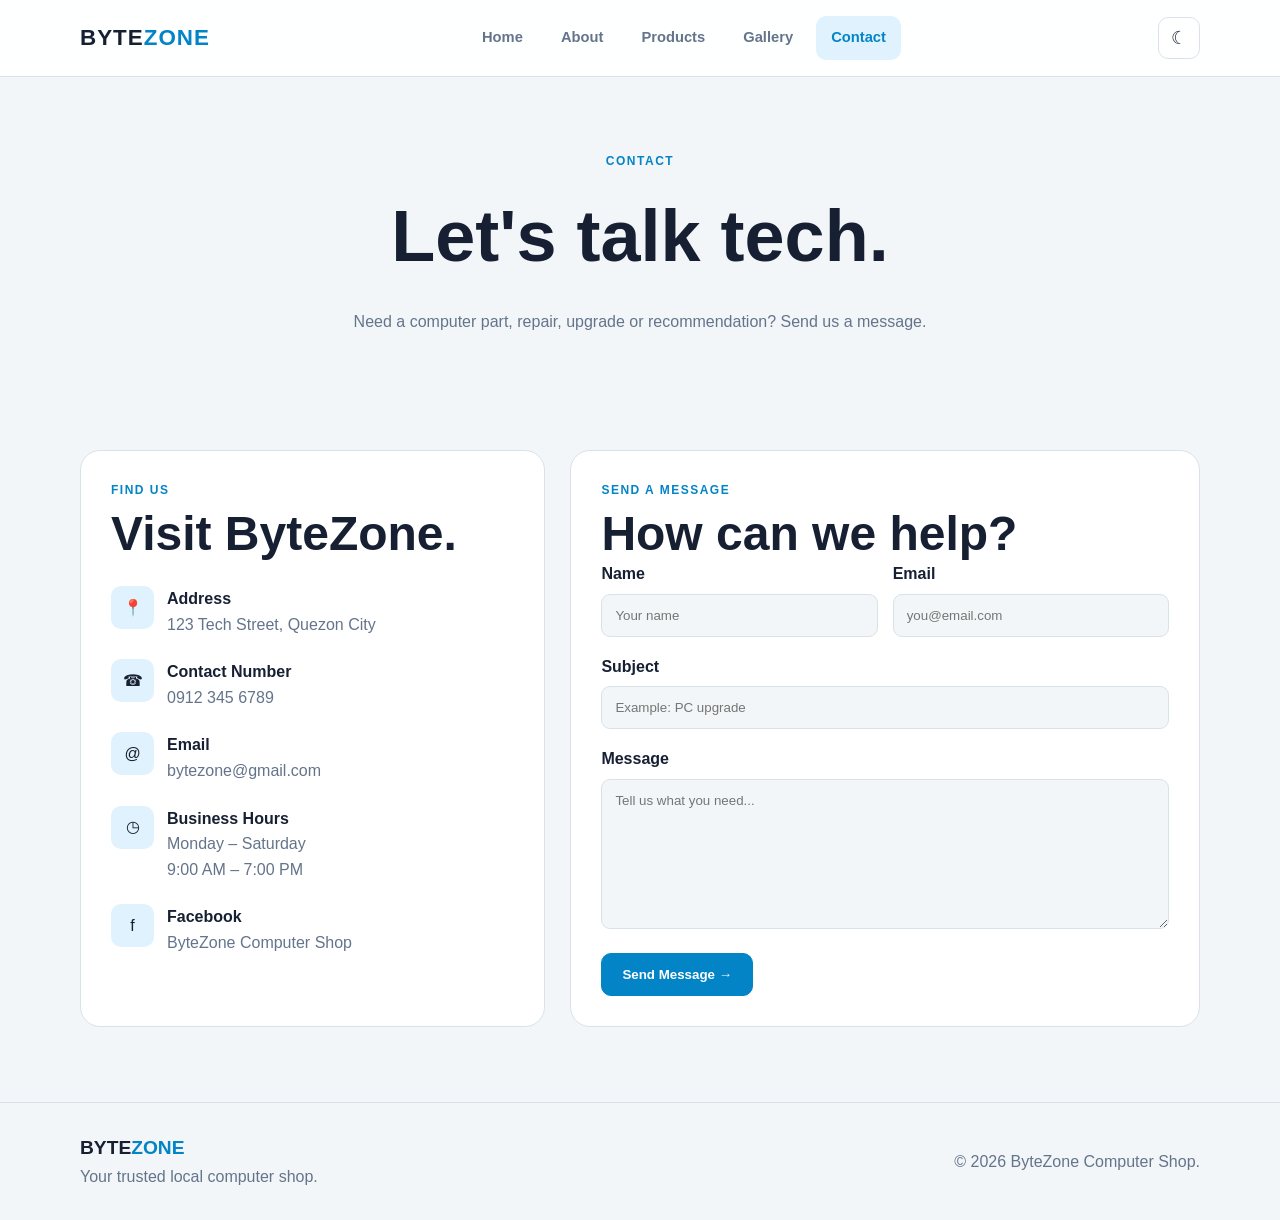
<file: contact.html>
<!DOCTYPE html>
<html lang="en">

<head>

    <meta charset="UTF-8">

    <meta name="viewport"
          content="width=device-width, initial-scale=1.0">

    <title>ByteZone | Contact</title>

    <link rel="stylesheet" href="style.css">

</head>

<body>


<nav class="navbar">

    <div class="container nav-container">

        <a href="index.html" class="logo">
            BYTE<span>ZONE</span>
        </a>

        <div class="nav-links">

            <a href="index.html">
                Home
            </a>

            <a href="about.html">
                About
            </a>

            <a href="products.html">
                Products
            </a>

            <a href="gallery.html">
                Gallery
            </a>

            <a href="contact.html" class="active">
                Contact
            </a>

        </div>

        <div class="nav-buttons">

            <button id="themeBtn">
                ☾
            </button>

            <button class="menu-btn">
                ☰
            </button>

        </div>

    </div>

</nav>


<section class="page-header">

    <div class="container">

        <p class="eyebrow">
            CONTACT
        </p>

        <h1>
            Let's talk tech.
        </h1>

        <p>
            Need a computer part, repair,
            upgrade or recommendation?
            Send us a message.
        </p>

    </div>

</section>


<section class="section">

    <div class="container contact-grid">


        <!-- CONTACT INFORMATION -->

        <div class="info-box">

            <p class="eyebrow">
                FIND US
            </p>

            <h2>
                Visit ByteZone.
            </h2>


            <div class="info-list">


                <div class="info-item">

                    <div class="info-icon">
                        📍
                    </div>

                    <div>

                        <strong>
                            Address
                        </strong>

                        <p>
                            123 Tech Street,
                            Quezon City
                        </p>

                    </div>

                </div>


                <div class="info-item">

                    <div class="info-icon">
                        ☎
                    </div>

                    <div>

                        <strong>
                            Contact Number
                        </strong>

                        <p>
                            0912 345 6789
                        </p>

                    </div>

                </div>


                <div class="info-item">

                    <div class="info-icon">
                        @
                    </div>

                    <div>

                        <strong>
                            Email
                        </strong>

                        <p>
                            bytezone@gmail.com
                        </p>

                    </div>

                </div>


                <div class="info-item">

                    <div class="info-icon">
                        ◷
                    </div>

                    <div>

                        <strong>
                            Business Hours
                        </strong>

                        <p>
                            Monday – Saturday
                            <br>
                            9:00 AM – 7:00 PM
                        </p>

                    </div>

                </div>


                <div class="info-item">

                    <div class="info-icon">
                        f
                    </div>

                    <div>

                        <strong>
                            Facebook
                        </strong>

                        <p>
                            ByteZone Computer Shop
                        </p>

                    </div>

                </div>

            </div>

        </div>


        <!-- CONTACT FORM -->

        <div class="form-box">

            <p class="eyebrow">
                SEND A MESSAGE
            </p>

            <h2>
                How can we help?
            </h2>


            <form class="contact-form">

                <div class="form-row">

                    <div class="field">

                        <label>
                            Name
                        </label>

                        <input
                            type="text"
                            placeholder="Your name"
                            required
                        >

                    </div>


                    <div class="field">

                        <label>
                            Email
                        </label>

                        <input
                            type="email"
                            placeholder="you@email.com"
                            required
                        >

                    </div>

                </div>


                <div class="field">

                    <label>
                        Subject
                    </label>

                    <input
                        type="text"
                        placeholder="Example: PC upgrade"
                        required
                    >

                </div>


                <div class="field">

                    <label>
                        Message
                    </label>

                    <textarea
                        placeholder="Tell us what you need..."
                        required
                    ></textarea>

                </div>


                <button
                    type="submit"
                    class="btn btn-primary">

                    Send Message →

                </button>

            </form>

        </div>

    </div>

</section>


<footer>

    <div class="container footer-content">

        <div>

            <strong>
                BYTE<span>ZONE</span>
            </strong>

            <p>
                Your trusted local computer shop.
            </p>

        </div>

        <p>
            © 2026 ByteZone Computer Shop.
        </p>

    </div>

</footer>


<script src="script.js"></script>

</body>
</html>
</file>
<file: style.css>
/* =========================================
   BYTEZONE COMPUTER SHOP
   GRAY + SKY BLUE THEME
========================================= */


/* ---------- COLORS ---------- */

:root {

    --background: #f3f6f8;

    --surface: #ffffff;

    --gray: #64748b;

    --dark-gray: #1e293b;

    --sky: #38bdf8;

    --sky-dark: #0284c7;

    --sky-light: #e0f2fe;

    --border: #d9e2e8;

    --text: #172033;

    --muted: #64748b;

    --shadow:
        0 15px 40px rgba(15, 23, 42, 0.10);
}


/* ---------- DARK MODE ---------- */

[data-theme="dark"] {

    --background: #0f172a;

    --surface: #1e293b;

    --gray: #94a3b8;

    --dark-gray: #e2e8f0;

    --sky: #38bdf8;

    --sky-dark: #0ea5e9;

    --sky-light: #164e63;

    --border: #334155;

    --text: #f1f5f9;

    --muted: #94a3b8;

    --shadow:
        0 15px 40px rgba(0,0,0,.30);
}


/* ---------- RESET ---------- */

* {

    margin: 0;

    padding: 0;

    box-sizing: border-box;

}


html {

    scroll-behavior: smooth;

}


body {

    font-family:
        Arial,
        Helvetica,
        sans-serif;

    background: var(--background);

    color: var(--text);

    line-height: 1.6;

}


a {

    color: inherit;

    text-decoration: none;

}


img {

    display: block;

    max-width: 100%;

}


.container {

    width: min(1120px, 92%);

    margin: auto;

}


/* =========================================
   NAVIGATION
========================================= */

.navbar {

    position: sticky;

    top: 0;

    z-index: 100;

    background:
        rgba(255,255,255,.92);

    backdrop-filter: blur(15px);

    border-bottom:
        1px solid var(--border);

}


[data-theme="dark"] .navbar {

    background:
        rgba(15,23,42,.92);

}


.nav-container {

    min-height: 76px;

    display: flex;

    align-items: center;

    justify-content: space-between;

    gap: 20px;

}


.logo {

    font-size: 1.4rem;

    font-weight: 900;

    letter-spacing: 1px;

}


.logo span {

    color: var(--sky-dark);

}


.nav-links {

    display: flex;

    gap: 8px;

    align-items: center;

}


.nav-links a {

    padding: 10px 15px;

    color: var(--muted);

    font-size: .92rem;

    font-weight: 700;

    border-radius: 10px;

    transition: .25s;

}


.nav-links a:hover,
.nav-links a.active {

    background: var(--sky-light);

    color: var(--sky-dark);

}


.nav-buttons {

    display: flex;

    gap: 8px;

}


#themeBtn,
.menu-btn {

    width: 42px;

    height: 42px;

    border: 1px solid var(--border);

    background: var(--surface);

    color: var(--text);

    border-radius: 10px;

    cursor: pointer;

    font-size: 18px;

}


.menu-btn {

    display: none;

}


/* =========================================
   HERO
========================================= */

.hero {

    padding: 90px 0 70px;

}


.hero-grid {

    display: grid;

    grid-template-columns:
        1fr 1fr;

    align-items: center;

    gap: 60px;

}


.badge {

    display: inline-block;

    padding: 8px 13px;

    border-radius: 50px;

    background: var(--sky-light);

    color: var(--sky-dark);

    font-weight: 800;

    font-size: .78rem;

    margin-bottom: 20px;

}


.hero h1 {

    font-size:
        clamp(3rem, 6vw, 5rem);

    line-height: 1;

    letter-spacing: -3px;

    margin-bottom: 25px;

}


.hero h1 span {

    display: block;

    color: var(--sky-dark);

}


.hero-content > p {

    max-width: 580px;

    color: var(--muted);

    font-size: 1.05rem;

    margin-bottom: 28px;

}


.buttons {

    display: flex;

    gap: 12px;

    flex-wrap: wrap;

}


/* =========================================
   BUTTONS
========================================= */

.btn {

    display: inline-flex;

    align-items: center;

    justify-content: center;

    padding: 13px 20px;

    border-radius: 10px;

    border: 1px solid var(--border);

    font-weight: 800;

    cursor: pointer;

    transition: .25s;

}


.btn-primary {

    background: var(--sky-dark);

    color: white;

    border-color: var(--sky-dark);

}


.btn-primary:hover {

    background: #0369a1;

    transform: translateY(-2px);

}


.btn-secondary {

    background: var(--surface);

    color: var(--text);

}


.btn-secondary:hover {

    border-color: var(--sky);

    color: var(--sky-dark);

}


/* =========================================
   HERO IMAGE
========================================= */

.hero-image {

    position: relative;

    border-radius: 25px;

    overflow: hidden;

    box-shadow: var(--shadow);

}


.hero-image img {

    width: 100%;

    height: 500px;

    object-fit: cover;

}


.tech-card {

    position: absolute;

    bottom: 20px;

    left: 20px;

    background:
        rgba(255,255,255,.95);

    color: #1e293b;

    padding: 14px 18px;

    border-radius: 12px;

    font-weight: 800;

    box-shadow:
        0 10px 25px rgba(0,0,0,.15);

}


/* =========================================
   SECTIONS
========================================= */

.section {

    padding: 75px 0;

}


.gray-section {

    background: #e8eef2;

}


[data-theme="dark"] .gray-section {

    background: #162033;

}


.section-heading {

    display: flex;

    justify-content: space-between;

    align-items: end;

    gap: 30px;

    margin-bottom: 35px;

}


.eyebrow {

    color: var(--sky-dark);

    font-size: .75rem;

    font-weight: 900;

    letter-spacing: 1.5px;

    text-transform: uppercase;

}


h2 {

    font-size:
        clamp(2rem,4vw,3rem);

    line-height: 1.1;

    margin-top: 8px;

}


.section-heading > p {

    max-width: 450px;

    color: var(--muted);

}


/* =========================================
   SERVICE CARDS
========================================= */

.cards {

    display: grid;

    grid-template-columns:
        repeat(3,1fr);

    gap: 20px;

}


.card {

    background: var(--surface);

    border:
        1px solid var(--border);

    border-radius: 18px;

    padding: 30px;

    transition: .25s;

}


.card:hover {

    transform: translateY(-6px);

    border-color: var(--sky);

    box-shadow: var(--shadow);

}


.card-icon {

    width: 55px;

    height: 55px;

    display: grid;

    place-items: center;

    border-radius: 15px;

    background: var(--sky-light);

    font-size: 25px;

    margin-bottom: 18px;

}


.card h3 {

    margin-bottom: 8px;

}


.card p {

    color: var(--muted);

}


/* =========================================
   PRODUCTS
========================================= */

.product-grid {

    display: grid;

    grid-template-columns:
        repeat(3,1fr);

    gap: 22px;

}


.product-card {

    background: var(--surface);

    border:
        1px solid var(--border);

    border-radius: 18px;

    overflow: hidden;

    transition: .25s;

}


.product-card:hover {

    transform: translateY(-6px);

    box-shadow: var(--shadow);

}


.product-card img {

    width: 100%;

    height: 230px;

    object-fit: cover;

}


.product-info {

    padding: 20px;

}


.product-info h3 {

    margin-bottom: 7px;

}


.product-info p {

    color: var(--muted);

    margin-bottom: 12px;

}


.product-info strong {

    display: block;

    color: var(--sky-dark);

    font-size: 1.15rem;

    margin-bottom: 15px;

}


.product-info .btn {

    width: 100%;

}


/* =========================================
   BLUE BANNER
========================================= */

.blue-banner {

    background:
        linear-gradient(
            135deg,
            #0284c7,
            #38bdf8
        );

    color: white;

    border-radius: 22px;

    padding: 45px;

    display: flex;

    align-items: center;

    justify-content: space-between;

    gap: 30px;

}


.blue-banner .eyebrow {

    color: #e0f2fe;

}


.blue-banner p {

    margin-top: 8px;

    max-width: 600px;

    opacity: .9;

}


.white-btn {

    background: white;

    color: #0369a1;

    border-color: white;

}


/* =========================================
   PAGE HEADER
========================================= */

.page-header {

    text-align: center;

    padding: 75px 0 40px;

}


.page-header h1 {

    font-size:
        clamp(2.7rem,6vw,4.5rem);

    margin: 8px 0 15px;

}


.page-header > .container > p:last-child {

    max-width: 650px;

    margin: auto;

    color: var(--muted);

}


/* =========================================
   ABOUT
========================================= */

.about-grid {

    display: grid;

    grid-template-columns:
        .9fr 1.1fr;

    gap: 50px;

    align-items: center;

}


.about-image {

    width: 100%;

    height: 450px;

    object-fit: cover;

    border-radius: 20px;

    box-shadow: var(--shadow);

}


.about-text {

    color: var(--muted);

    margin-top: 20px;

}


.checks {

    display: grid;

    gap: 18px;

    margin: 25px 0;

}


.check {

    display: flex;

    gap: 13px;

}


.check > b {

    color: var(--sky-dark);

    font-size: 20px;

}


.check p {

    color: var(--muted);

}


/* =========================================
   MISSION / VISION
========================================= */

.mission-grid {

    display: grid;

    grid-template-columns: 1fr 1fr;

    gap: 25px;

}


.mission-grid > div {

    background: var(--surface);

    padding: 30px;

    border-radius: 18px;

    border: 1px solid var(--border);

}


.mission-grid p:last-child {

    color: var(--muted);

    margin-top: 15px;

}


/* =========================================
   GALLERY
========================================= */

.gallery-grid {

    display: grid;

    grid-template-columns:
        repeat(3,1fr);

    gap: 18px;

}


.gallery-grid img {

    width: 100%;

    height: 260px;

    object-fit: cover;

    border-radius: 17px;

    transition: .25s;

}


.gallery-grid img:hover {

    transform: scale(1.03);

    box-shadow: var(--shadow);

}


/* =========================================
   CONTACT
========================================= */

.contact-grid {

    display: grid;

    grid-template-columns:
        .85fr 1.15fr;

    gap: 25px;

}


.info-box,
.form-box {

    background: var(--surface);

    border:
        1px solid var(--border);

    border-radius: 20px;

    padding: 30px;

}


.info-list {

    display: grid;

    gap: 22px;

    margin-top: 25px;

}


.info-item {

    display: flex;

    gap: 13px;

}


.info-icon {

    width: 43px;

    height: 43px;

    flex-shrink: 0;

    display: grid;

    place-items: center;

    border-radius: 10px;

    background: var(--sky-light);

}


.info-item p {

    color: var(--muted);

}


/* FORM */

.form-row {

    display: grid;

    grid-template-columns:
        1fr 1fr;

    gap: 15px;

}


.field {

    margin-bottom: 17px;

}


label {

    display: block;

    font-weight: 700;

    margin-bottom: 7px;

}


input,
textarea {

    width: 100%;

    padding: 13px;

    border:
        1px solid var(--border);

    border-radius: 9px;

    background: var(--background);

    color: var(--text);

    font-family: inherit;

    outline: none;

}


input:focus,
textarea:focus {

    border-color: var(--sky);

    box-shadow:
        0 0 0 3px
        rgba(56,189,248,.15);

}


textarea {

    min-height: 150px;

    resize: vertical;

}


/* =========================================
   MODAL
========================================= */

.modal {

    display: none;

    position: fixed;

    inset: 0;

    background:
        rgba(15,23,42,.70);

    z-index: 200;

    place-items: center;

    padding: 20px;

}


.modal.show {

    display: grid;

}


.modal-box {

    position: relative;

    width: min(500px,100%);

    background: var(--surface);

    border-radius: 20px;

    padding: 30px;

    box-shadow: var(--shadow);

}


.modal-box p {

    color: var(--muted);

    margin-top: 12px;

}


.modal-box h3 {

    color: var(--sky-dark);

    margin-top: 18px;

}


.close {

    position: absolute;

    top: 15px;

    right: 15px;

    width: 38px;

    height: 38px;

    border: none;

    border-radius: 50%;

    background: var(--sky-light);

    cursor: pointer;

    font-size: 20px;

    color: var(--text);

}


/* =========================================
   FOOTER
========================================= */

footer {

    border-top:
        1px solid var(--border);

    padding: 30px 0;

    color: var(--muted);

}


.footer-content {

    display: flex;

    justify-content: space-between;

    align-items: center;

    gap: 20px;

}


.footer-content strong {

    font-size: 1.2rem;

    color: var(--text);

}


.footer-content strong span {

    color: var(--sky-dark);

}


/* =========================================
   RESPONSIVE
========================================= */

@media (max-width: 850px) {

    .nav-links {

        display: none;

        position: absolute;

        top: 76px;

        left: 4%;

        right: 4%;

        padding: 12px;

        background: var(--surface);

        border:
            1px solid var(--border);

        border-radius: 15px;

        flex-direction: column;

        box-shadow: var(--shadow);

    }


    .nav-links.open {

        display: flex;

    }


    .nav-links a {

        width: 100%;

    }


    .menu-btn {

        display: block;

    }


    .hero-grid,
    .about-grid,
    .contact-grid {

        grid-template-columns: 1fr;

    }


    .hero {

        padding-top: 50px;

    }


    .cards,
    .product-grid {

        grid-template-columns:
            1fr 1fr;

    }


    .gallery-grid {

        grid-template-columns:
            1fr 1fr;

    }


    .mission-grid {

        grid-template-columns: 1fr;

    }

}


@media (max-width: 560px) {

    .hero h1 {

        letter-spacing: -2px;

    }


    .cards,
    .product-grid,
    .gallery-grid,
    .form-row {

        grid-template-columns: 1fr;

    }


    .hero-image img {

        height: 330px;

    }


    .blue-banner {

        padding: 30px;

        display: block;

    }


    .blue-banner .btn {

        margin-top: 20px;

    }


    .footer-content {

        flex-direction: column;

        align-items: flex-start;

    }

}
</file>
